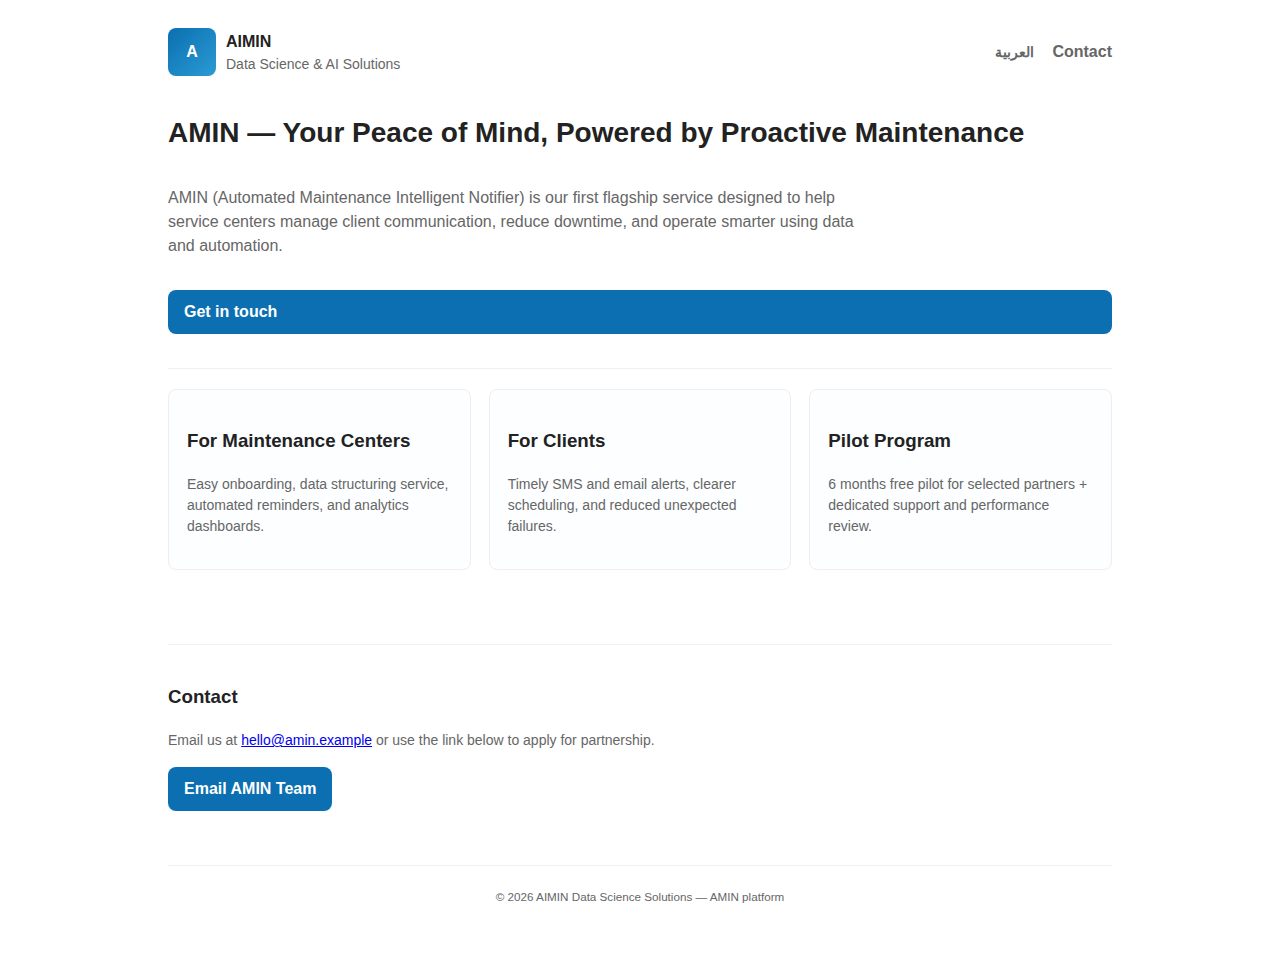
<file: index.html>
<!doctype html>
<html lang="en">
<head>
  <meta charset="utf-8" />
  <meta name="viewport" content="width=device-width,initial-scale=1" />
  <title>AIMIN — AMIN Platform</title>
  <link rel="stylesheet" href="assets/style.css">
</head>
<body>
  <div class="container">
    <header class="header">
      <div class="brand">
        <div class="logo">A</div>
        <div>
          <div style="font-weight:700">AIMIN</div>
          <div class="small">Data Science & AI Solutions</div>
        </div>
      </div>
      <nav class="nav">
        <a href="ar/index.html" class="lang">العربية</a>
        <a href="#contact">Contact</a>
      </nav>
    </header>

    <main class="hero">
      <h1 class="h1">AMIN — Your Peace of Mind, Powered by Proactive Maintenance</h1>
      <p class="lead">AMIN (Automated Maintenance Intelligent Notifier) is our first flagship service designed to help service centers manage client communication, reduce downtime, and operate smarter using data and automation.</p>
      <a class="cta" href="#contact">Get in touch</a>

      <div class="grid section">
        <div class="card">
          <h3>For Maintenance Centers</h3>
          <p class="small">Easy onboarding, data structuring service, automated reminders, and analytics dashboards.</p>
        </div>
        <div class="card">
          <h3>For Clients</h3>
          <p class="small">Timely SMS and email alerts, clearer scheduling, and reduced unexpected failures.</p>
        </div>
        <div class="card">
          <h3>Pilot Program</h3>
          <p class="small">6 months free pilot for selected partners + dedicated support and performance review.</p>
        </div>
      </div>
    </main>

    <section id="contact" class="section">
      <h3>Contact</h3>
      <p class="small">Email us at <a href="mailto:hello@amin.example">hello@amin.example</a> or use the link below to apply for partnership.</p>
      <p><a class="cta" href="mailto:hello@amin.example">Email AMIN Team</a></p>
    </section>

    <footer class="section">
      <small>© <span id="year"></span> AIMIN Data Science Solutions — AMIN platform</small>
    </footer>
  </div>

<script>
document.getElementById('year').textContent = new Date().getFullYear();
</script>
</body>
</html>
</file>
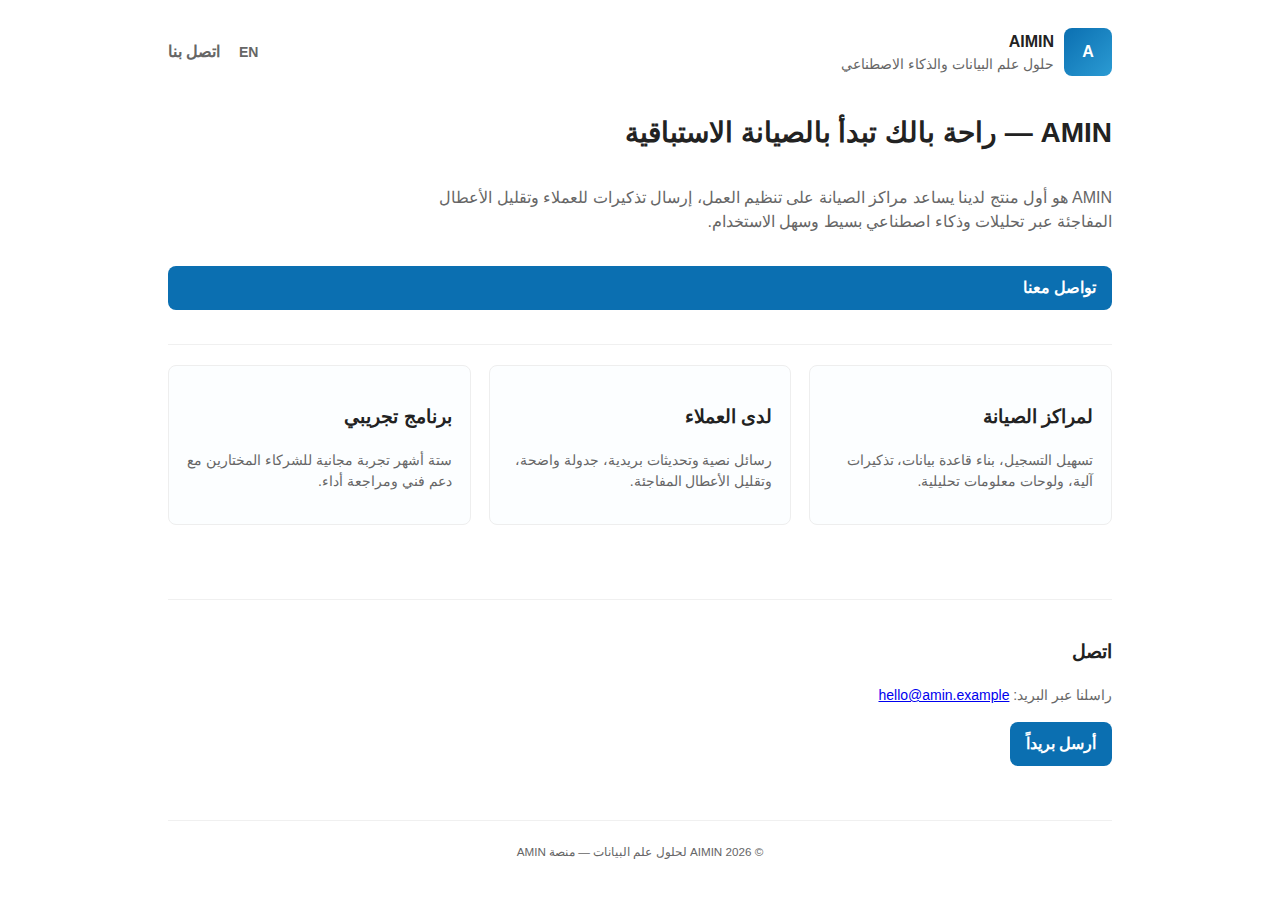
<file: ar/index.html>
<!doctype html>
<html lang="ar" dir="rtl">
<head>
  <meta charset="utf-8" />
  <meta name="viewport" content="width=device-width,initial-scale=1" />
  <title>AIMIN — منصة AMIN</title>
  <link rel="stylesheet" href="../assets/style.css">
</head>
<body>
  <div class="container">
    <header class="header">
      <div class="brand">
        <div class="logo">A</div>
        <div>
          <div style="font-weight:700">AIMIN</div>
          <div class="small">حلول علم البيانات والذكاء الاصطناعي</div>
        </div>
      </div>
      <nav class="nav">
        <a href="../index.html" class="lang">EN</a>
        <a href="#contact">اتصل بنا</a>
      </nav>
    </header>

    <main class="hero">
      <h1 class="h1">AMIN — راحة بالك تبدأ بالصيانة الاستباقية</h1>
      <p class="lead">AMIN هو أول منتج لدينا يساعد مراكز الصيانة على تنظيم العمل، إرسال تذكيرات للعملاء وتقليل الأعطال المفاجئة عبر تحليلات وذكاء اصطناعي بسيط وسهل الاستخدام.</p>
      <a class="cta" href="#contact">تواصل معنا</a>

      <div class="grid section">
        <div class="card">
          <h3>لمراكز الصيانة</h3>
          <p class="small">تسهيل التسجيل، بناء قاعدة بيانات، تذكيرات آلية، ولوحات معلومات تحليلية.</p>
        </div>
        <div class="card">
          <h3>لدى العملاء</h3>
          <p class="small">رسائل نصية وتحديثات بريدية، جدولة واضحة، وتقليل الأعطال المفاجئة.</p>
        </div>
        <div class="card">
          <h3>برنامج تجريبي</h3>
          <p class="small">ستة أشهر تجربة مجانية للشركاء المختارين مع دعم فني ومراجعة أداء.</p>
        </div>
      </div>
    </main>

    <section id="contact" class="section">
      <h3>اتصل</h3>
      <p class="small">راسلنا عبر البريد: <a href="mailto:hello@amin.example">hello@amin.example</a></p>
      <p><a class="cta" href="mailto:hello@amin.example">أرسل بريداً</a></p>
    </section>

    <footer class="section">
      <small>© <span id="year2"></span> AIMIN لحلول علم البيانات — منصة AMIN</small>
    </footer>
  </div>

<script>
document.getElementById('year2').textContent = new Date().getFullYear();
</script>
</body>
</html>
</file>
<file: assets/style.css>
/* Basic responsive styling for AMIN starter site */
:root{
  --primary:#0b6fb1;
  --accent:#2aa876;
  --bg:#ffffff;
  --text:#222;
  --muted:#666;
  --maxwidth:1000px;
  font-family: Inter, "Segoe UI", Roboto, Arial, sans-serif;
}

*{box-sizing:border-box}
body{margin:0;background:var(--bg);color:var(--text);line-height:1.5}
.container{max-width:var(--maxwidth);margin:0 auto;padding:28px}
.header{display:flex;justify-content:space-between;align-items:center;gap:12px}
.brand{display:flex;align-items:center;gap:10px}
.logo{width:48px;height:48px;border-radius:8px;background:linear-gradient(135deg,var(--primary),#2b9bd3);color:#fff;display:flex;align-items:center;justify-content:center;font-weight:700}
.nav a{margin-left:14px;text-decoration:none;color:var(--muted);font-weight:600}
.hero{display:flex;flex-direction:column;gap:16px;padding:36px 0}
.h1{font-size:28px;margin:0}
.lead{color:var(--muted);max-width:700px}
.cta{display:inline-block;background:var(--primary);color:#fff;padding:10px 16px;border-radius:8px;text-decoration:none;font-weight:700}
.grid{display:grid;grid-template-columns:repeat(auto-fit,minmax(220px,1fr));gap:18px;margin-top:24px}
.card{padding:18px;border-radius:8px;border:1px solid #eee;background:#fcfeff}
.small{color:var(--muted);font-size:14px}
.section{padding:20px 0;border-top:1px solid #f0f0f0;margin-top:18px}

/* Language toggle at top */
.lang{font-size:14px}

/* Arabic specific helpers (will apply on Arabic page) */
[dir="rtl"]{direction:rtl}
[dir="rtl"] .nav a{margin-left:0;margin-right:14px}
footer{padding:20px 0;color:var(--muted);font-size:14px;text-align:center}

/* Responsive */
@media (max-width:720px){
  .header{flex-direction:column;align-items:flex-start}
  .logo{width:44px;height:44px}
  .h1{font-size:22px}
}
</file>
